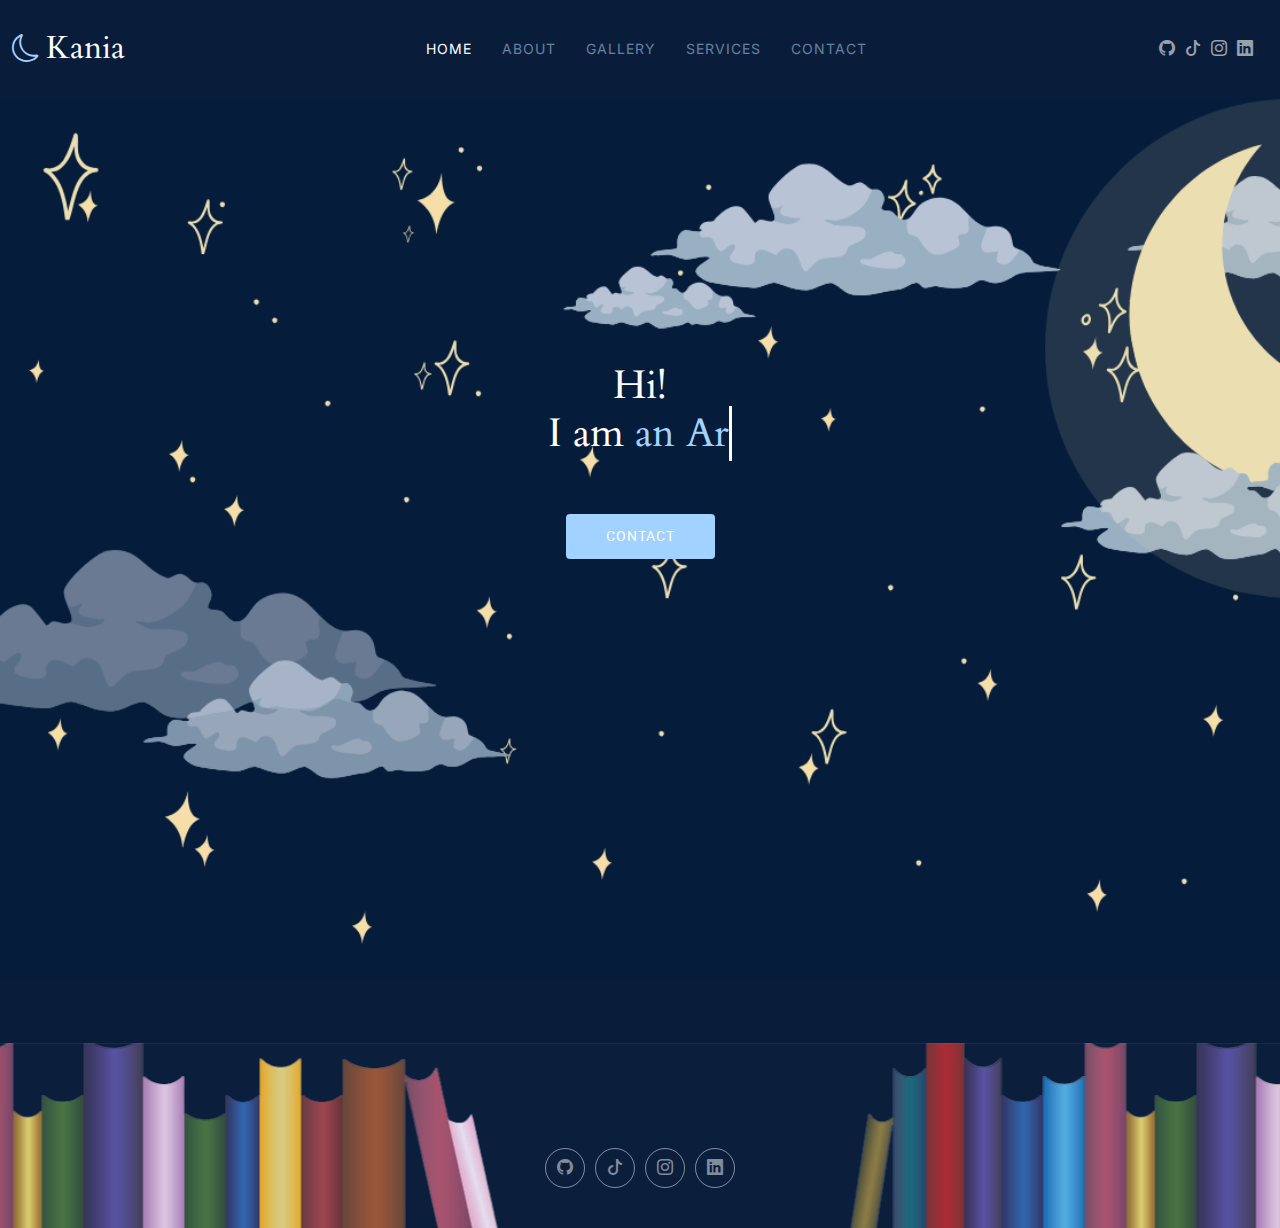
<file: index.html>
<!DOCTYPE html>
<html lang="en">

<head>
  <meta charset="utf-8">
  <meta content="width=device-width, initial-scale=1.0" name="viewport">
  <title>Index - PhotoFolio Bootstrap Template</title>
  <meta name="description" content="">
  <meta name="keywords" content="">

  <!-- Favicons -->
  <link href="assets/img/favicon.png" rel="icon">
  <link href="assets/img/apple-touch-icon.png" rel="apple-touch-icon">

  <!-- Fonts -->
  <link href="https://fonts.googleapis.com" rel="preconnect">
  <link href="https://fonts.gstatic.com" rel="preconnect" crossorigin>
  <link href="https://fonts.googleapis.com/css2?family=Roboto:ital,wght@0,100;0,300;0,400;0,500;0,700;0,900;1,100;1,300;1,400;1,500;1,700;1,900&family=Inter:wght@100;200;300;400;500;600;700;800;900&family=Cardo:ital,wght@0,400;0,700;1,400;1,700&display=swap" rel="stylesheet">

  <!-- Vendor CSS Files -->
  <link href="assets/vendor/bootstrap/css/bootstrap.min.css" rel="stylesheet">
  <link href="assets/vendor/bootstrap-icons/bootstrap-icons.css" rel="stylesheet">
  <link href="assets/vendor/aos/aos.css" rel="stylesheet">
  <link href="assets/vendor/glightbox/css/glightbox.min.css" rel="stylesheet">
  <link href="assets/vendor/swiper/swiper-bundle.min.css" rel="stylesheet">

  <!-- Main CSS File -->
  <link href="assets/css/main.css" rel="stylesheet">

  <!-- =======================================================
  * Template Name: PhotoFolio
  * Template URL: https://bootstrapmade.com/photofolio-bootstrap-photography-website-template/
  * Updated: Aug 07 2024 with Bootstrap v5.3.3
  * Author: BootstrapMade.com
  * License: https://bootstrapmade.com/license/
  ======================================================== -->
</head>

<body class="index-page">

  <header id="header" class="header d-flex align-items-center sticky-top">
    <div class="container-fluid position-relative d-flex align-items-center justify-content-between">

      <a href="index.html" class="logo d-flex align-items-center me-auto me-xl-0">
        <!-- Uncomment the line below if you also wish to use an image logo -->
        <!-- <img src="assets/img/logo.png" alt=""> -->
        <i class="bi bi-moon"></i>
        <h1 class="sitename">Kania</h1>
      </a>

      <nav id="navmenu" class="navmenu">
        <ul>
          <li><a href="index.html" class="active" ><span>Home</span><br></a></li>
          <li><a href="about.html">About</a></li>
          <li ><a href="gallery.html">Gallery </a></li>
          <li><a href="services.html">Services</a></li>
          <li><a href="contact.html">Contact</a></li>
        </ul>
        <i class="mobile-nav-toggle d-xl-none bi bi-list"></i>
      </nav>

      <div class="header-social-links">
        <a href="#" class="twitter"><i class="bi bi-github"></i></a>
        <a href="#" class="facebook"><i class="bi bi-tiktok"></i></a>
        <a href="#" class="instagram"><i class="bi bi-instagram"></i></a>
        <a href="#" class="linkedin"><i class="bi bi-linkedin"></i></a>
      </div>

    </div>
  </header>

  <main style="background-image: url(moon.png); background-repeat: no-repeat; background-size: cover;" class="main">



<br>
<br>
<br>
<br>
<br>
<br>




    <!-- Hero Section -->
    <section id="hero" class="hero section">

      <div class="container">
        <div class="row justify-content-center">
          <div class="col-lg-6 text-center" data-aos="fade-up" data-aos-delay="100">
            
            <h1>Hi! <br> I am 
              <a href="" class="typewrite" data-period="2000" data-type='[ "an Artist", "a Photographer", "a Web Designer", "Marina Kania" ]'>
                <span class="wrap"></span>
              </a>
            </h1>
            <br>
            <br>
            <a href="contact.html" class="btn-get-started">Contact</a>
          </div>
        </div>


    </section><!-- /Hero Section -->

    <br>
    <br>
    <br>
    <br>
    <br>
    <br>
<br>
<br>
<br>
<br>
<br>
<br>
<br>
<br>
<br>

  </main>

  <footer style=" background-image: url(bookshelf.png); background-position: center; margin-top: 5%;" id="footer" class="footer">


    <div style=" margin-top: 5%;" class="container">
      <div class="social-links d-flex justify-content-center">
        <a href=""><i class="bi bi-github"></i></a>
        <a href=""><i class="bi bi-tiktok"></i></a>
        <a href=""><i class="bi bi-instagram"></i></a>
        <a href=""><i class="bi bi-linkedin"></i></a>
      </div>
    </div>

  </footer>

  <!-- Scroll Top -->
  <a href="#" id="scroll-top" class="scroll-top d-flex align-items-center justify-content-center"><i class="bi bi-arrow-up-short"></i></a>

  <!-- Preloader -->
  <div id="preloader">
    <div class="line"></div>
  </div>

  <!-- Vendor JS Files -->
  <script src="assets/vendor/bootstrap/js/bootstrap.bundle.min.js"></script>
  <script src="assets/vendor/php-email-form/validate.js"></script>
  <script src="assets/vendor/aos/aos.js"></script>
  <script src="assets/vendor/glightbox/js/glightbox.min.js"></script>
  <script src="assets/vendor/swiper/swiper-bundle.min.js"></script>

  <!-- Main JS File -->
  <script src="assets/js/main.js"></script>

</body>

</html>
</file>
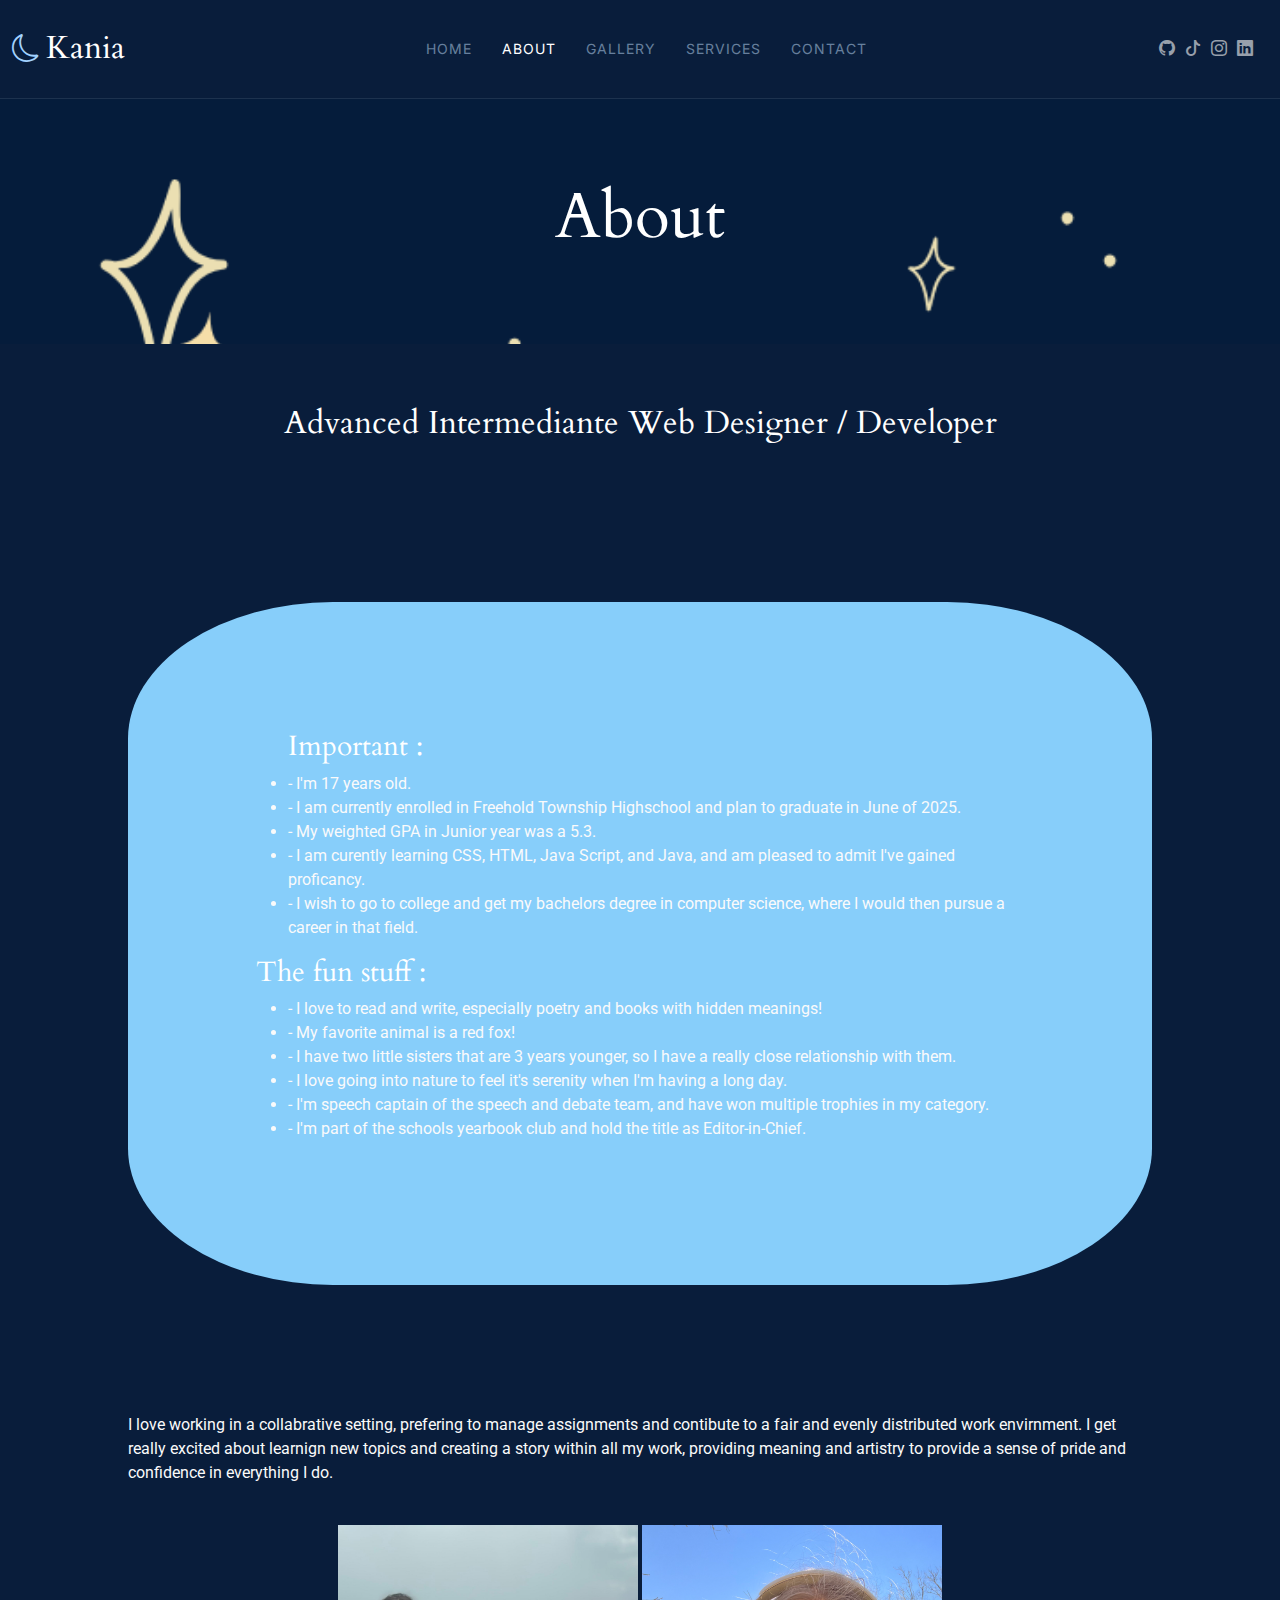
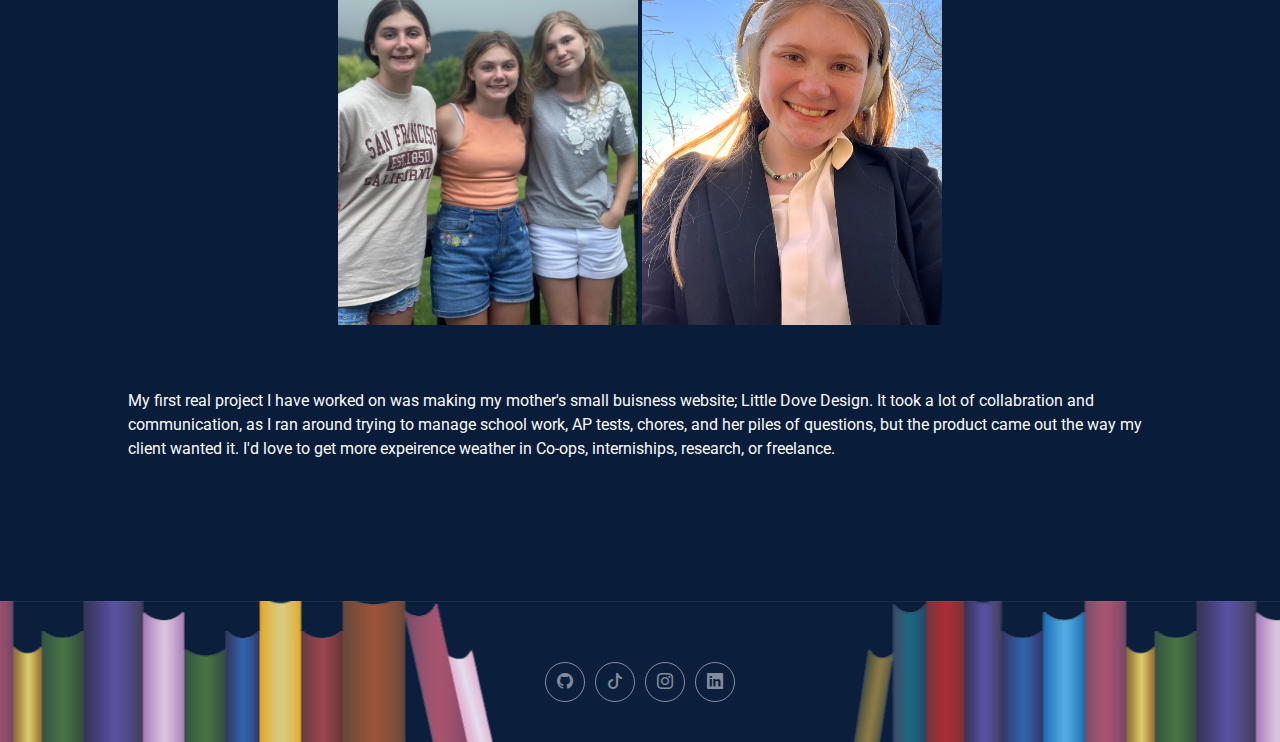
<file: about.html>
<!DOCTYPE html>
<html lang="en">

<head>
  <meta charset="utf-8">
  <meta content="width=device-width, initial-scale=1.0" name="viewport">
  <title>About - PhotoFolio Bootstrap Template</title>
  <meta name="description" content="">
  <meta name="keywords" content="">

  <!-- Favicons -->
  <link href="assets/img/favicon.png" rel="icon">
  <link href="assets/img/apple-touch-icon.png" rel="apple-touch-icon">

  <!-- Fonts -->
  <link href="https://fonts.googleapis.com" rel="preconnect">
  <link href="https://fonts.gstatic.com" rel="preconnect" crossorigin>
  <link href="https://fonts.googleapis.com/css2?family=Roboto:ital,wght@0,100;0,300;0,400;0,500;0,700;0,900;1,100;1,300;1,400;1,500;1,700;1,900&family=Inter:wght@100;200;300;400;500;600;700;800;900&family=Cardo:ital,wght@0,400;0,700;1,400;1,700&display=swap" rel="stylesheet">

  <!-- Vendor CSS Files -->
  <link href="assets/vendor/bootstrap/css/bootstrap.min.css" rel="stylesheet">
  <link href="assets/vendor/bootstrap-icons/bootstrap-icons.css" rel="stylesheet">
  <link href="assets/vendor/aos/aos.css" rel="stylesheet">
  <link href="assets/vendor/glightbox/css/glightbox.min.css" rel="stylesheet">
  <link href="assets/vendor/swiper/swiper-bundle.min.css" rel="stylesheet">

  <!-- Main CSS File -->
  <link href="assets/css/main.css" rel="stylesheet">

  <!-- =======================================================
  * Template Name: PhotoFolio
  * Template URL: https://bootstrapmade.com/photofolio-bootstrap-photography-website-template/
  * Updated: Aug 07 2024 with Bootstrap v5.3.3
  * Author: BootstrapMade.com
  * License: https://bootstrapmade.com/license/
  ======================================================== -->
</head>

<body class="about-page">

  <header id="header" class="header d-flex align-items-center sticky-top">
    <div class="container-fluid position-relative d-flex align-items-center justify-content-between">

      <a href="index.html" class="logo d-flex align-items-center me-auto me-xl-0">
        <!-- Uncomment the line below if you also wish to use an image logo -->
        <!-- <img src="assets/img/logo.png" alt=""> -->
        <i class="bi bi-moon"></i>
        <h1 class="sitename">Kania</h1>
      </a>

      <nav id="navmenu" class="navmenu">
        <ul>
          <li><a href="index.html">Home<br></a></li>
          <li><a href="about.html" class="active" > <span>About</span></a></li>
          <li ><a href="gallery.html">Gallery </a></li>
          <li><a href="services.html">Services</a></li>
          <li><a href="contact.html">Contact</a></li>
        </ul>
        <i class="mobile-nav-toggle d-xl-none bi bi-list"></i>
      </nav>

      <div class="header-social-links">
        <a href="#" class="twitter"><i class="bi bi-github"></i></a>
        <a href="#" class="facebook"><i class="bi bi-tiktok"></i></a>
        <a href="#" class="instagram"><i class="bi bi-instagram"></i></a>
        <a href="#" class="linkedin"><i class="bi bi-linkedin"></i></a>
      </div>

    </div>
  </header>

  <main style="background-image: url(sky.png); background-repeat: no-repeat; background-size: cover;" class="main">

    <!-- Page Title -->
    <div class="page-title" data-aos="fade" style="background-color: rgba(240, 255, 255, 0);">
      <div class="heading">
        <div class="container">
          <div class="row d-flex justify-content-center text-center">
            <div class="col-lg-8">
              <h1>About</h1>
              <p class="mb-0"></p>
            </div>
          </div>
        </div>
      </div>
    </div><!-- End Page Title -->

    <!-- About Section -->
    <section id="about" class="about section">

      <center>
      <div class="container" data-aos="fade-up" data-aos-delay="100">

        <div>
            <h2>Advanced Intermediante Web Designer / Developer</h2>
            <br>

           

          </center>
          </div>
<div style="background-color: lightskyblue; border-radius: 20%; padding: 10%; margin: 10%;">
          <ul style="font-size: 16px;">
            <h3>Important :</h3>
            <li>- I'm 17 years old.</li>
            <li>- I am currently enrolled in Freehold Township Highschool and plan to graduate in June of 2025.</li>
            <li>- My weighted GPA in Junior year was a 5.3.</li>
            <li>- I am curently learning CSS, HTML, Java Script, and Java, and am pleased to admit I've gained proficancy.</li>
            <li>- I wish to go to college and get my bachelors degree in computer science, where I would then pursue a career in that field.</li>
          </ul>

          <h3>The fun stuff :</h3>
          <ul style="font-size: 16px;">
            <li>- I love to read and write, especially poetry and books with hidden meanings!</li>
            <li>- My favorite animal is a red fox!</li>
            <li>- I have two little sisters that are 3 years younger, so I have a really close relationship with them.</li>
            <li>- I love going into nature to feel it's serenity when I'm having a long day.</li>
            <li>- I'm speech captain of the speech and debate team, and have won multiple trophies in my category.</li>
            <li>- I'm part of the schools yearbook club and hold the title as Editor-in-Chief.</li>
          </ul>
        </div>

            <p style="padding-left: 10%; padding-right: 10%;" >
              I love working in a collabrative setting, prefering to manage assignments and contibute to a fair and evenly distributed work
              envirnment. I get really excited about learnign new topics and creating a story within all my work, 
              providing meaning and artistry to provide a sense of pride and confidence in everything I do. 
            </p>
            <br>
<center style="padding-bottom: 5%;">
<img src="assets/img/3.jpg" style="width: 300px;">
<img src="assets/img/me.jpg" style="width: 300px;">
</center>


            <p style="padding-left: 10%; padding-right: 10%;" >
              My first real project I have worked on was making my mother's small buisness website; Little Dove Design. It took a lot of collabration
              and communication, as I ran around trying to manage school work, AP tests, chores, and her piles of questions, but the product came out 
              the way my client wanted it. I'd love to get more expeirence weather in Co-ops, interniships, research, or freelance.
            </p>
          </div>


      </div>
    </section><!-- /About Section -->



  </main>

  <footer style="background-image: url(bookshelf.png); background-position: center; margin-top: 5%;" id="footer" class="footer">


    <div class="container">
      <div class="social-links d-flex justify-content-center">
        <a href=""><i class="bi bi-github"></i></a>
        <a href=""><i class="bi bi-tiktok"></i></a>
        <a href=""><i class="bi bi-instagram"></i></a>
        <a href=""><i class="bi bi-linkedin"></i></a>
      </div>
    </div>

  </footer>

  <!-- Scroll Top -->
  <a href="#" id="scroll-top" class="scroll-top d-flex align-items-center justify-content-center"><i class="bi bi-arrow-up-short"></i></a>

  <!-- Preloader -->
  <div id="preloader">
    <div class="line"></div>
  </div>

  <!-- Vendor JS Files -->
  <script src="assets/vendor/bootstrap/js/bootstrap.bundle.min.js"></script>
  <script src="assets/vendor/php-email-form/validate.js"></script>
  <script src="assets/vendor/aos/aos.js"></script>
  <script src="assets/vendor/glightbox/js/glightbox.min.js"></script>
  <script src="assets/vendor/swiper/swiper-bundle.min.js"></script>

  <!-- Main JS File -->
  <script src="assets/js/main.js"></script>

</body>

</html>
</file>
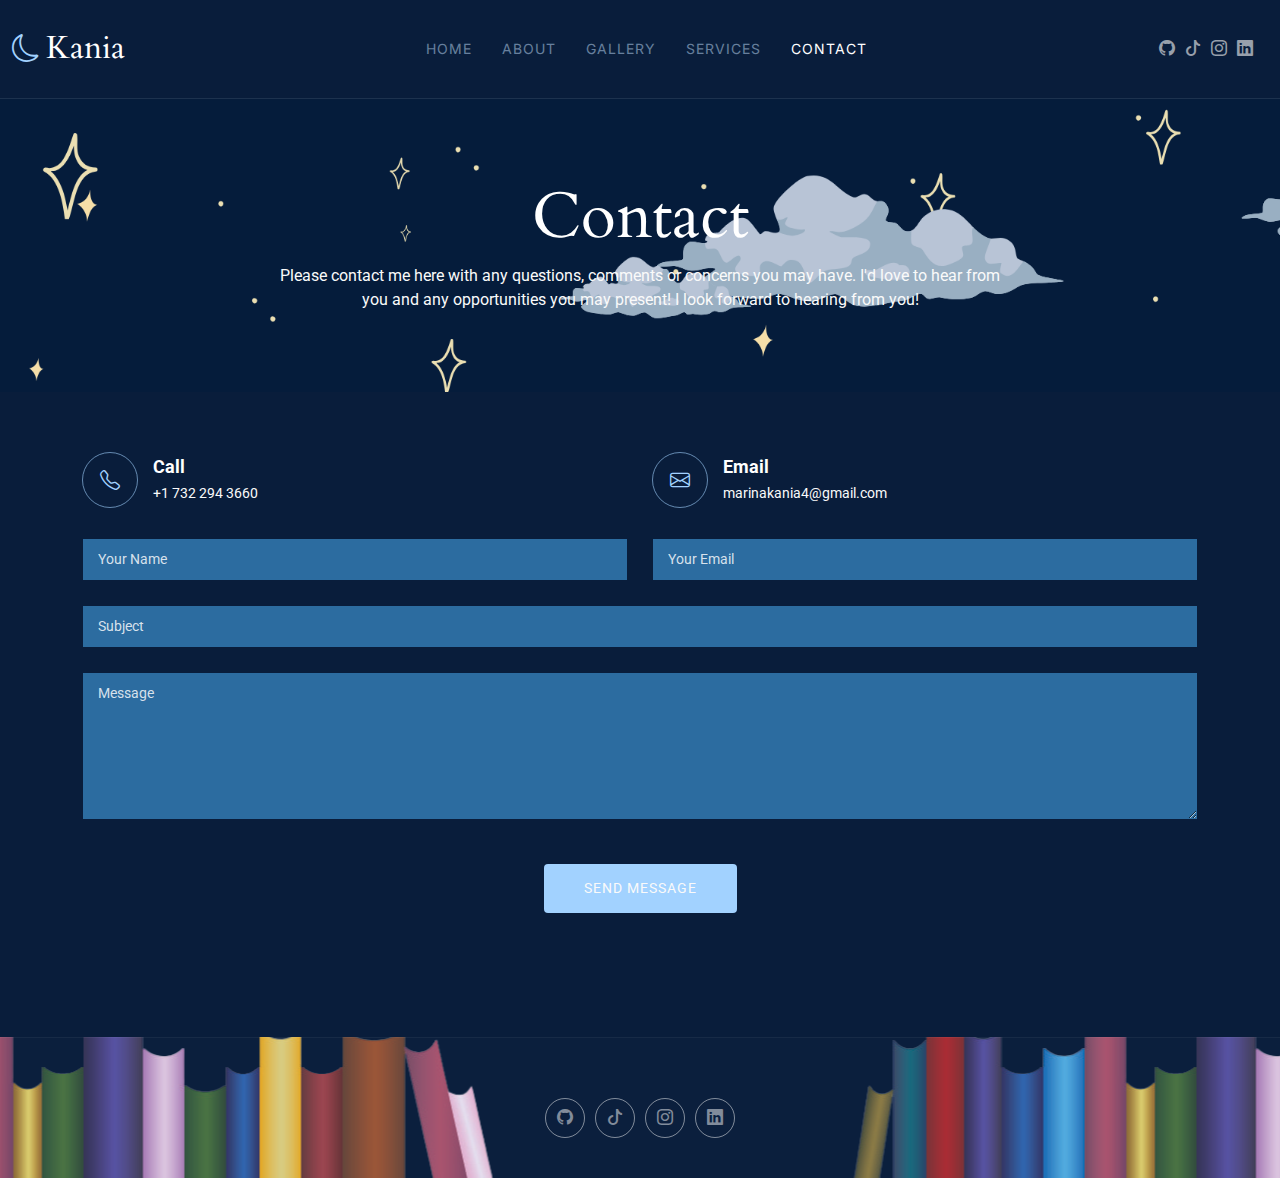
<file: contact.html>
<!DOCTYPE html>
<html lang="en">

<head>
  <meta charset="utf-8">
  <meta content="width=device-width, initial-scale=1.0" name="viewport">
  <title>Contact - PhotoFolio Bootstrap Template</title>
  <meta name="description" content="">
  <meta name="keywords" content="">

  <!-- Favicons -->
  <link href="assets/img/favicon.png" rel="icon">
  <link href="assets/img/apple-touch-icon.png" rel="apple-touch-icon">

  <!-- Fonts -->
  <link href="https://fonts.googleapis.com" rel="preconnect">
  <link href="https://fonts.gstatic.com" rel="preconnect" crossorigin>
  <link href="https://fonts.googleapis.com/css2?family=Roboto:ital,wght@0,100;0,300;0,400;0,500;0,700;0,900;1,100;1,300;1,400;1,500;1,700;1,900&family=Inter:wght@100;200;300;400;500;600;700;800;900&family=Cardo:ital,wght@0,400;0,700;1,400;1,700&display=swap" rel="stylesheet">

  <!-- Vendor CSS Files -->
  <link href="assets/vendor/bootstrap/css/bootstrap.min.css" rel="stylesheet">
  <link href="assets/vendor/bootstrap-icons/bootstrap-icons.css" rel="stylesheet">
  <link href="assets/vendor/aos/aos.css" rel="stylesheet">
  <link href="assets/vendor/glightbox/css/glightbox.min.css" rel="stylesheet">
  <link href="assets/vendor/swiper/swiper-bundle.min.css" rel="stylesheet">

  <!-- Main CSS File -->
  <link href="assets/css/main.css" rel="stylesheet">

  <!-- =======================================================
  * Template Name: PhotoFolio
  * Template URL: https://bootstrapmade.com/photofolio-bootstrap-photography-website-template/
  * Updated: Aug 07 2024 with Bootstrap v5.3.3
  * Author: BootstrapMade.com
  * License: https://bootstrapmade.com/license/
  ======================================================== -->
</head>

<body class="contact-page">

  <header id="header" class="header d-flex align-items-center sticky-top">
    <div class="container-fluid position-relative d-flex align-items-center justify-content-between">

      <a href="index.html" class="logo d-flex align-items-center me-auto me-xl-0">
        <!-- Uncomment the line below if you also wish to use an image logo -->
        <!-- <img src="assets/img/logo.png" alt=""> -->
        <i class="bi bi-moon"></i>
        <h1 class="sitename">Kania</h1>
      </a>

      <nav id="navmenu" class="navmenu">
        <ul>
          <li><a href="index.html">Home<br></a></li>
          <li><a href="about.html">About</a></li>
          <li ><a href="gallery.html">Gallery </a></li>
          <li><a href="services.html">Services</a></li>
          <li><a href="contact.html" class="active" ><span>Contact</span></a></li>
        </ul>
        <i class="mobile-nav-toggle d-xl-none bi bi-list"></i>
      </nav>

      <div class="header-social-links">
        <a href="#" class="twitter"><i class="bi bi-github"></i></a>
        <a href="#" class="facebook"><i class="bi bi-tiktok"></i></a>
        <a href="#" class="instagram"><i class="bi bi-instagram"></i></a>
        <a href="#" class="linkedin"><i class="bi bi-linkedin"></i></a>
      </div>

    </div>
  </header>

  <main style="background-image: url(sky.png); background-repeat: no-repeat; background-size: cover;" class="main">

    <!-- Page Title -->
    <div style="background-color: rgba(137, 43, 226, 0);" class="page-title" data-aos="fade">
      <div class="heading">
        <div class="container">
          <div class="row d-flex justify-content-center text-center">
            <div class="col-lg-8">
              <h1>Contact</h1>
              <p style="text-align: center;" class="mb-0">Please contact me here with any questions, comments or concerns you may have. I'd love to hear from you and any opportunities you may present!
                I look forward to hearing from you!
              </p>
            </div>
          </div>
        </div>
      </div>

    </div><!-- End Page Title -->

    <!-- Contact Section -->
    <section id="contact" class="contact section">


      <div class="container" data-aos="fade-up" data-aos-delay="100">

        <div class="info-wrap" data-aos="fade-up" data-aos-delay="200">
          <div class="row">
            
            <div class="col">
              <div class="info-item d-flex align-items-center">
                <i class="bi bi-telephone flex-shrink-0"></i>
                <div>
                  <h3>Call</h3>
                  <p>+1 732 294 3660</p>
                </div>
              </div>
            </div><!-- End Info Item -->

            <div class="col">
              <div class="info-item d-flex align-items-center">
                <i class="bi bi-envelope flex-shrink-0"></i>
                <div>
                  <h3>Email</h3>
                  <p>marinakania4@gmail.com</p>
                </div>
              </div>
            </div><!-- End Info Item -->

          </div>
        </div>

        <form action="forms/contact.php" method="post" class="php-email-form" data-aos="fade-up" data-aos-delay="300">
          <div class="row gy-4">

            <div class="col-md-6">
              <input type="text" name="name" class="form-control" placeholder="Your Name" required="">
            </div>

            <div class="col-md-6 ">
              <input type="email" class="form-control" name="email" placeholder="Your Email" required="">
            </div>

            <div class="col-md-12">
              <input type="text" class="form-control" name="subject" placeholder="Subject" required="">
            </div>

            <div class="col-md-12">
              <textarea class="form-control" name="message" rows="6" placeholder="Message" required=""></textarea>
            </div>

            <div class="col-md-12 text-center">
              <div class="loading">Loading</div>
              <div class="error-message"></div>
              <div class="sent-message">Your message has been sent. Thank you!</div>

              <button type="submit">Send Message</button>
            </div>

          </div>
        </form><!-- End Contact Form -->

      </div>

    </section><!-- /Contact Section -->

  </main>

  <footer style="background-image: url(bookshelf.png); background-position: center; margin-top: 5%;" id="footer" class="footer">


    <div class="container">
      <div class="social-links d-flex justify-content-center">
        <a href=""><i class="bi bi-github"></i></a>
        <a href=""><i class="bi bi-tiktok"></i></a>
        <a href=""><i class="bi bi-instagram"></i></a>
        <a href=""><i class="bi bi-linkedin"></i></a>
      </div>
    </div>

  </footer>

  <!-- Scroll Top -->
  <a href="#" id="scroll-top" class="scroll-top d-flex align-items-center justify-content-center"><i class="bi bi-arrow-up-short"></i></a>

  <!-- Preloader -->
  <div id="preloader">
    <div class="line"></div>
  </div>

  <!-- Vendor JS Files -->
  <script src="assets/vendor/bootstrap/js/bootstrap.bundle.min.js"></script>
  <script src="assets/vendor/php-email-form/validate.js"></script>
  <script src="assets/vendor/aos/aos.js"></script>
  <script src="assets/vendor/glightbox/js/glightbox.min.js"></script>
  <script src="assets/vendor/swiper/swiper-bundle.min.js"></script>

  <!-- Main JS File -->
  <script src="assets/js/main.js"></script>

</body>

</html>
</file>
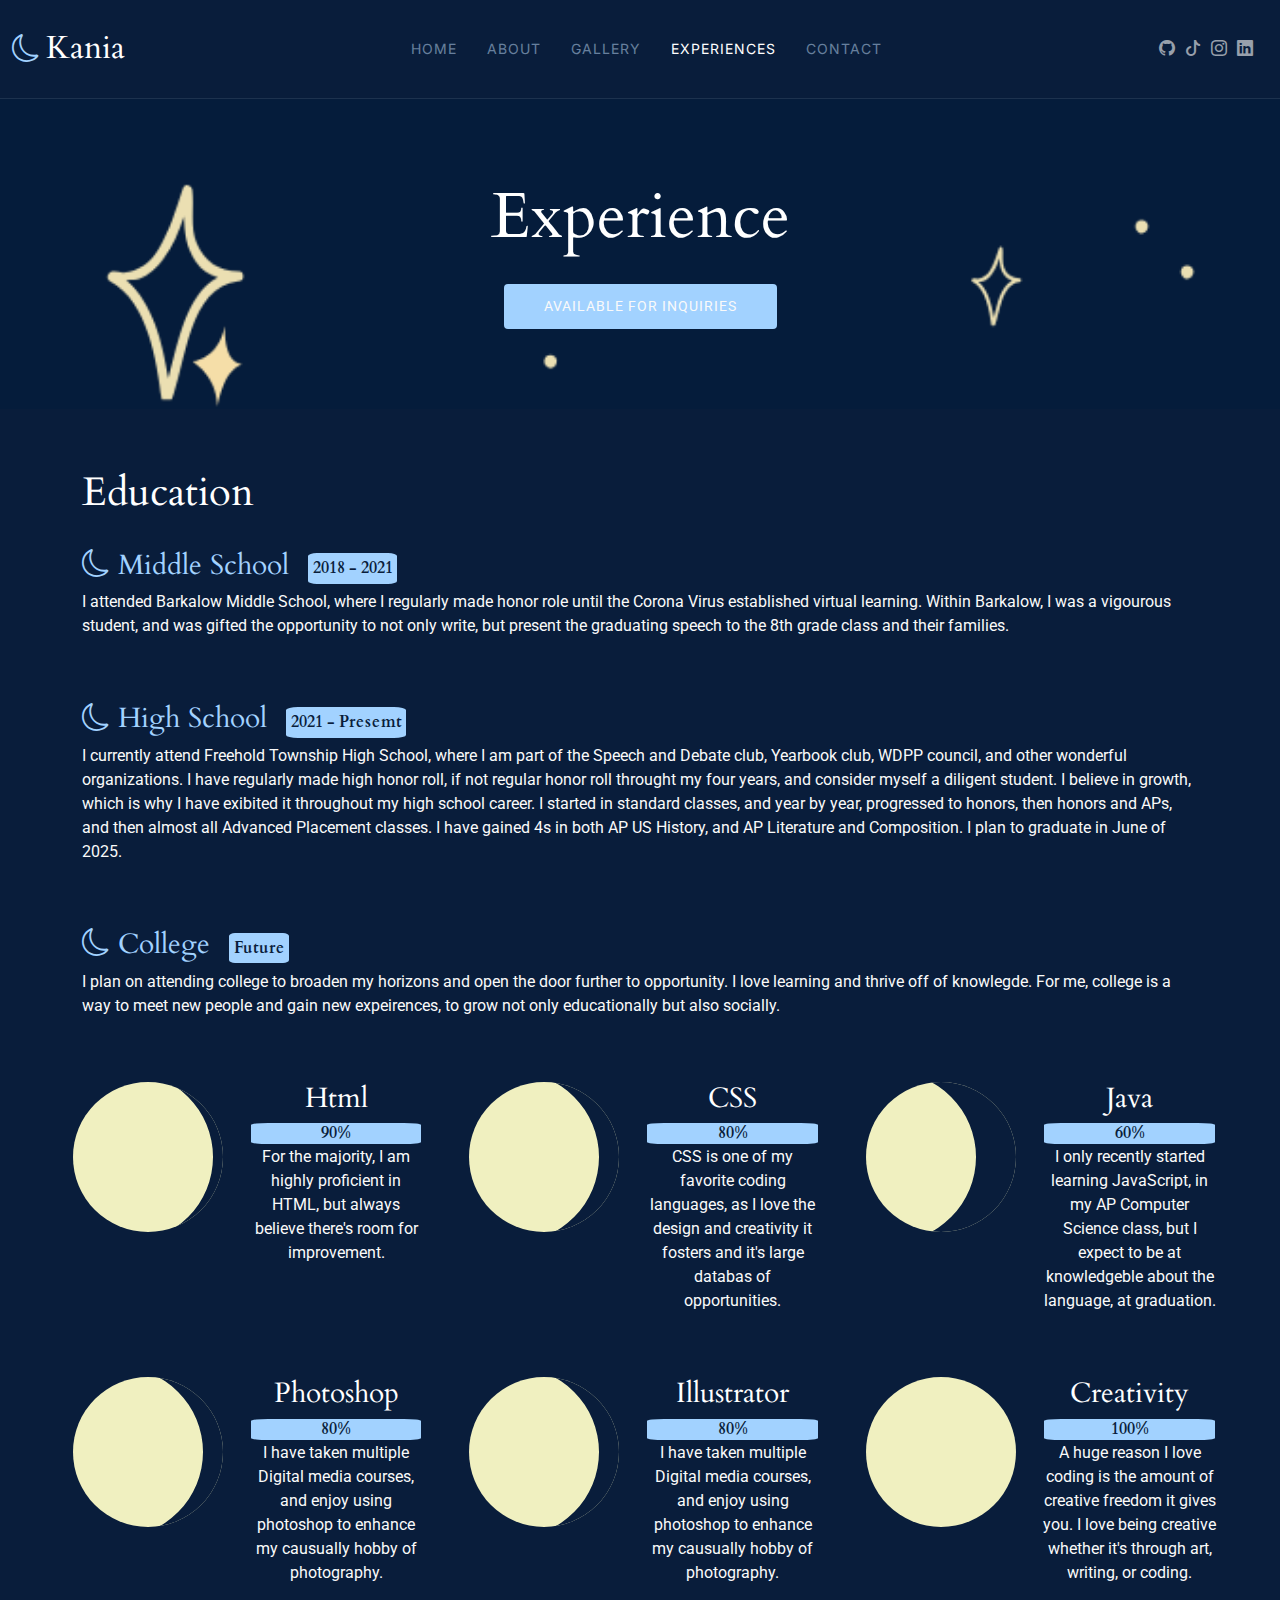
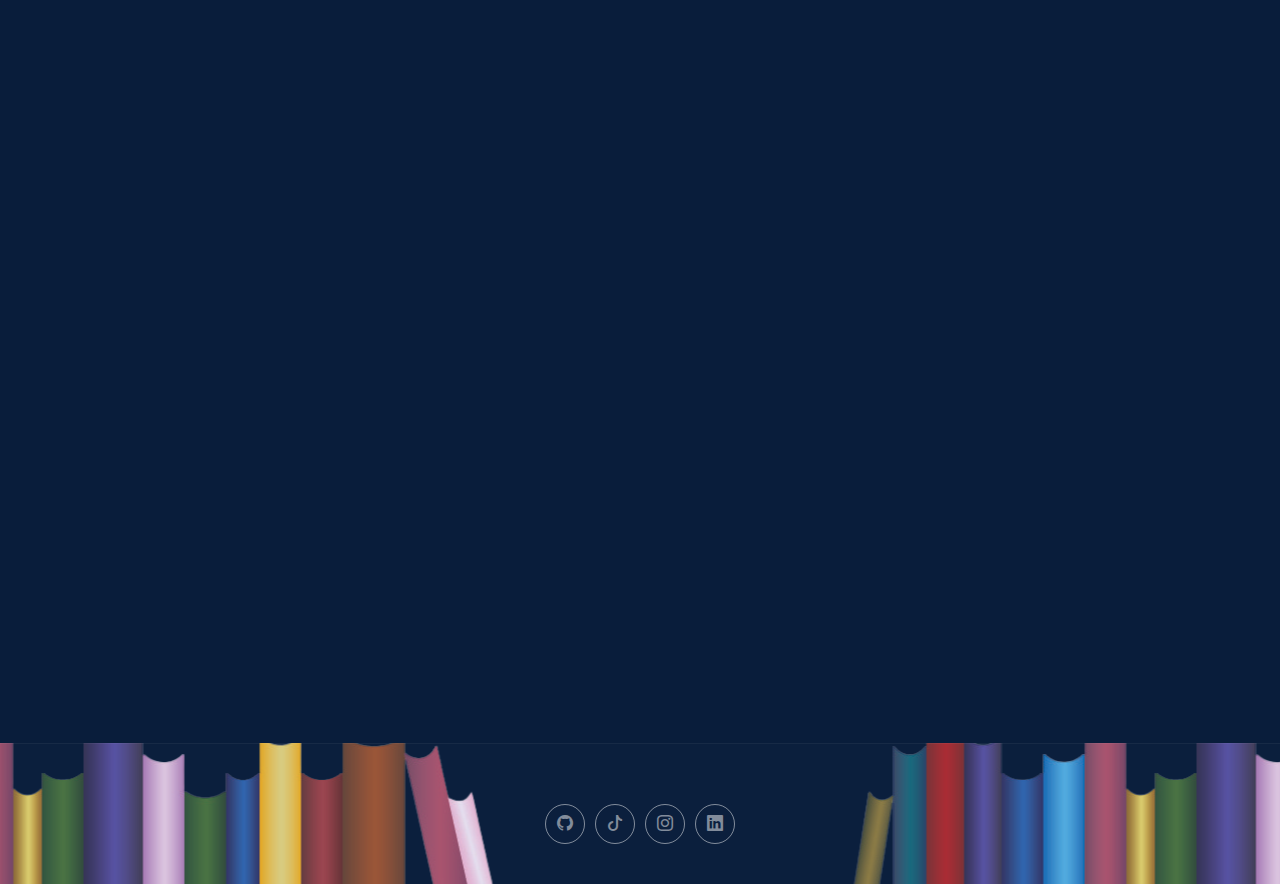
<file: services.html>
<!DOCTYPE html>
<html lang="en">

<head>
  <meta charset="utf-8">
  <meta content="width=device-width, initial-scale=1.0" name="viewport">
  <title>Services - PhotoFolio Bootstrap Template</title>
  <meta name="description" content="">
  <meta name="keywords" content="">

  <!-- Favicons -->
  <link href="assets/img/favicon.png" rel="icon">
  <link href="assets/img/apple-touch-icon.png" rel="apple-touch-icon">

  <!-- Fonts -->
  <link href="https://fonts.googleapis.com" rel="preconnect">
  <link href="https://fonts.gstatic.com" rel="preconnect" crossorigin>
  <link href="https://fonts.googleapis.com/css2?family=Roboto:ital,wght@0,100;0,300;0,400;0,500;0,700;0,900;1,100;1,300;1,400;1,500;1,700;1,900&family=Inter:wght@100;200;300;400;500;600;700;800;900&family=Cardo:ital,wght@0,400;0,700;1,400;1,700&display=swap" rel="stylesheet">

  <!-- Vendor CSS Files -->
  <link href="assets/vendor/bootstrap/css/bootstrap.min.css" rel="stylesheet">
  <link href="assets/vendor/bootstrap-icons/bootstrap-icons.css" rel="stylesheet">
  <link href="assets/vendor/aos/aos.css" rel="stylesheet">
  <link href="assets/vendor/glightbox/css/glightbox.min.css" rel="stylesheet">
  <link href="assets/vendor/swiper/swiper-bundle.min.css" rel="stylesheet">

  <!-- Main CSS File -->
  <link href="assets/css/main.css" rel="stylesheet">

  <!-- =======================================================
  * Template Name: PhotoFolio
  * Template URL: https://bootstrapmade.com/photofolio-bootstrap-photography-website-template/
  * Updated: Aug 07 2024 with Bootstrap v5.3.3
  * Author: BootstrapMade.com
  * License: https://bootstrapmade.com/license/
  ======================================================== -->
</head>

<body class="services-page">

  <header id="header" class="header d-flex align-items-center sticky-top">
    <div class="container-fluid position-relative d-flex align-items-center justify-content-between">

      <a href="index.html" class="logo d-flex align-items-center me-auto me-xl-0">
        <!-- Uncomment the line below if you also wish to use an image logo -->
        <!-- <img src="assets/img/logo.png" alt=""> -->
        <i class="bi bi-moon"></i>
        <h1 class="sitename">Kania</h1>
      </a>

      <nav id="navmenu" class="navmenu">
        <ul>
          <li><a href="index.html">Home<br></a></li>
          <li><a href="about.html">About</a></li>
          <li ><a href="gallery.html">Gallery </a></li>
          <li><a href="services.html" class="active"> <span>Experiences</span></a></li>
          <li><a href="contact.html">Contact</a></li>
        </ul>
        <i class="mobile-nav-toggle d-xl-none bi bi-list"></i>
      </nav>

      <div class="header-social-links">
        <a href="#" class="twitter"><i class="bi bi-github"></i></a>
        <a href="#" class="facebook"><i class="bi bi-tiktok"></i></a>
        <a href="#" class="instagram"><i class="bi bi-instagram"></i></a>
        <a href="#" class="linkedin"><i class="bi bi-linkedin"></i></a>
      </div>

    </div>
  </header>

  <main style="background-image: url(sky.png); background-repeat: no-repeat; background-size: cover;" class="main">

    <!-- Page Title -->
    <div style="background-color: rgba(240, 248, 255, 0);" class="page-title" data-aos="fade">
      <div class="heading">
        <div class="container">
          <div class="row d-flex justify-content-center text-center">
            <div class="col-lg-8">
              <h1>Experience</h1>
              
              <a  href="contact.html" class="cta-btn">Available for Inquiries<br></a>
            </div>
          </div>
        </div>
      </div>
    </div><!-- End Page Title -->

    <!-- Services Section -->
    <section id="services" class="services section">


<div class="container">

  <h1>Education</h1>
  <br>

    <h3 style="color: #a2d2ff;" class="bi bi-moon"> Middle School <span class="years">2018 - 2021</span></h3>
    <p>I attended Barkalow Middle School, where I regularly made honor role until the Corona Virus 
      established virtual learning. Within Barkalow, I was a vigourous student, and was gifted the 
      opportunity to not only write, but present the graduating speech to the 8th grade class and their 
      families.
    </p>
<br>
<br>
    <h3 style="color: #a2d2ff;" class="bi bi-moon"> High School <span class="years">2021 - Presemt</span></h3> 
    <p>I currently attend Freehold Township High School, where I am part of the Speech and Debate club,
      Yearbook club, WDPP council, and other wonderful organizations. I have regularly made high honor roll, 
      if not regular honor roll throught my four years, and consider myself a diligent student. I believe in growth, 
      which is why I have exibited it throughout my high school career. I started in standard classes, and year by year, 
      progressed to honors, then honors and APs, and then almost all Advanced Placement classes. I have gained 4s in both AP US History, and AP Literature and Composition.
      I plan to graduate in June of 2025.
    </p>
    <br>
    <br>
    <h3 style="color: #a2d2ff;" class="bi bi-moon"> College <span class="years"> Future </span></h3>
    <p>I plan on attending college to broaden my horizons and open the door further to opportunity. I love learning 
      and thrive off of knowlegde. For me, college is a way to meet new people and gain new expeirences, to grow not
      only educationally but also socially. 
    </p>
      
</div>
<br>
<br>
<center>
<div class="row" style="margin-left: 3%; margin-right: 4%;">
  <div class="col">
    <div class="circle" id="html"></div>
  </div>
  <div class="col">
<h3>Html</h3>
<h5 class="years">90%</h5>
<p> For the majority, I am highly proficient in HTML, but always believe there's room for improvement.</p>
  </div>
  <div class="col">
    <div class="circle" id="css"></div>
  </div>
  <div class="col">
<h3>CSS</h3>
<h5 class="years">80%</h5>
<p> CSS is one of my favorite coding languages, as I love the design and creativity it fosters and it's large databas of opportunities. </p>
</div>  
  <div class="col">
    <div class="circle" id="Java"></div>
  </div>
  <div class="col">
<h3>Java</h3>
<h5 class="years">60%</h5>
<p>I only recently started learning JavaScript, in my AP Computer Science class, but I expect to be at knowledgeble about the language, at graduation.</p>
  </div>
</div>

<br>
<br>

<div class="row" style="margin-left: 3%; margin-right: 4%;">
  <div class="col">
    <div class="circle" id="ps"></div>
  </div>
  <div class="col">
    <h3>Photoshop</h3>
    <h5 class="years">80%</h5>
    <p>I have taken multiple Digital media courses, and enjoy using photoshop to enhance my causually hobby of photography.</p>
  </div>
  <div class="col">
    <div class="circle" id="illustrator"></div>
  </div>
  <div class="col">
    <h3>Illustrator</h3>
    <h5 class="years">80%</h5>
    <p>I have taken multiple Digital media courses, and enjoy using photoshop to enhance my causually hobby of photography.</p>
  </div>
  <div class="col">
    <div class="circle" id="five"></div>
  </div>
  <div class="col">
    <h3>Creativity</h3>
    <h5 class="years">100%</h5>
    <p>A huge reason I love coding is the amount of creative freedom it gives you. I love being creative whether it's through art, writing, or coding.</p>
  </div>
</div>
</center>

<br>
<br>


      <div class="container">

        <div class="row gy-4">

          <div class="col-xl-3 col-md-6 d-flex" data-aos="fade-up" data-aos-delay="100">
            <div class="service-item position-relative">
              <div class="icon"><i class="bi bi-book icon"></i></div>
              <h4>Year book club</h4>
              <p>On yearbook I hold the title of Editor-in-Cheif, a demanding role that requires I maintain focus of the book.
                I oversee all other editors and maintain orginazation within the club. I work with the rest of the staff to create a beautiful book from the 
                inside and out.
              </p>
            </div>
          </div><!-- End Service Item -->

          <div class="col-xl-3 col-md-6 d-flex" data-aos="fade-up" data-aos-delay="200">
            <div class="service-item position-relative">
              <div class="icon"><i class="bi bi-trophy icon"></i></div>
              <h4>Speech and Debate</h4>
              <p>I hold the title of Speech Captain on the Speech and Debate team, a club that hold a dear place in my heart. Working with other board members to create a welcoming space, and to encourage students to join and compete.
                I joined the club in my junior year, participating in the Improvizational Acting category where I won two trophies for my efforts. 4th and 6th place overall, at two seperate tournaments,
                thus qualifying for State championships.
              </p>
            </div>
          </div><!-- End Service Item -->

          <div class="col-xl-3 col-md-6 d-flex" data-aos="fade-up" data-aos-delay="300">
            <div class="service-item position-relative">
              <div class="icon"><i class="bi bi-keyboard icon"></i></div>
              <h4>WDPP Council</h4>
              <p>Joining in my junior year, I have helped the WDPP branch out and expand it's reach within our school. The council's priority
                is to spread the education of Web Design and influence freshmen to join the program where they can earn college credits.
              </p>
            </div>
          </div><!-- End Service Item -->

          <div class="col-xl-3 col-md-6 d-flex" data-aos="fade-up" data-aos-delay="400">
            <div class="service-item position-relative">
              <div class="icon"><i class="bi bi-cloud icon"></i></div>
              <h4>Volunteering</h4>
              <p>My father and sister both like running, so to show my support, I would often go to their races and cheer them on.
                I soon became interested in the organizations hosting the races and now volunteer at the Freehold Area Running Club whenever they have races
                and have volunteered at other races such as the Turkey Trot and the St. Paddy's day race.
              </p>
            </div>
          </div><!-- End Service Item -->

        </div>

      </div>

    </section><!-- /Services Section -->

   

  </main>

  <footer style="background-image: url(bookshelf.png); background-position: center; margin-top: 5%;" id="footer" class="footer">


    <div class="container">
      <div class="social-links d-flex justify-content-center">
        <a href=""><i class="bi bi-github"></i></a>
        <a href=""><i class="bi bi-tiktok"></i></a>
        <a href=""><i class="bi bi-instagram"></i></a>
        <a href=""><i class="bi bi-linkedin"></i></a>
      </div>
    </div>

  </footer>

  <!-- Scroll Top -->
  <a href="#" id="scroll-top" class="scroll-top d-flex align-items-center justify-content-center"><i class="bi bi-arrow-up-short"></i></a>

  <!-- Preloader -->
  <div id="preloader">
    <div class="line"></div>
  </div>

  <!-- Vendor JS Files -->
  <script src="assets/vendor/bootstrap/js/bootstrap.bundle.min.js"></script>
  <script src="assets/vendor/php-email-form/validate.js"></script>
  <script src="assets/vendor/aos/aos.js"></script>
  <script src="assets/vendor/glightbox/js/glightbox.min.js"></script>
  <script src="assets/vendor/swiper/swiper-bundle.min.js"></script>

  <!-- Main JS File -->
  <script src="assets/js/main.js"></script>

</body>

</html>
</file>
<file: assets/css/main.css>
/**
* Template Name: PhotoFolio
* Template URL: https://bootstrapmade.com/photofolio-bootstrap-photography-website-template/
* Updated: Aug 07 2024 with Bootstrap v5.3.3
* Author: BootstrapMade.com
* License: https://bootstrapmade.com/license/
*/

/*--------------------------------------------------------------
# Font & Color Variables
# Help: https://bootstrapmade.com/color-system/
--------------------------------------------------------------*/
/* Fonts */
:root {
  --default-font: "Roboto",  system-ui, -apple-system, "Segoe UI", Roboto, "Helvetica Neue", Arial, "Noto Sans", "Liberation Sans", sans-serif, "Apple Color Emoji", "Segoe UI Emoji", "Segoe UI Symbol", "Noto Color Emoji";
  --heading-font: "Cardo",  sans-serif;
  --nav-font: "Inter",  sans-serif;
}

/* Global Colors - The following color variables are used throughout the website. Updating them here will change the color scheme of the entire website */
:root { 
  --background-color: #091d3b; /* Background color for the entire website, including individual sections */
  --default-color: #fafafa; /* Default color used for the majority of the text content across the entire website */
  --heading-color: #ffffff; /* Color for headings, subheadings and title throughout the website */
  --accent-color: #a2d2ff; /* Accent color that represents your brand on the website. It's used for buttons, links, and other elements that need to stand out */
  --surface-color: #3785c0c2; /* The surface color is used as a background of boxed elements within sections, such as cards, icon boxes, or other elements that require a visual separation from the global background. */
  --contrast-color: #ffffff; /* Contrast color for text, ensuring readability against backgrounds of accent, heading, or default colors. */
}

/* Nav Menu Colors - The following color variables are used specifically for the navigation menu. They are separate from the global colors to allow for more customization options */
:root {
  --nav-color: rgba(200, 226, 255, 0.5);  /* The default color of the main navmenu links */
  --nav-hover-color: #ffffff; /* Applied to main navmenu links when they are hovered over or active */
  --nav-mobile-background-color: #184972; /* Used as the background color for mobile navigation menu */
  --nav-dropdown-background-color: #78a7d3; /* Used as the background color for dropdown items that appear when hovering over primary navigation items */
  --nav-dropdown-color: rgba(255, 255, 255, 0.5); /* Used for navigation links of the dropdown items in the navigation menu. */
  --nav-dropdown-hover-color: #ffffff; /* Similar to --nav-hover-color, this color is applied to dropdown navigation links when they are hovered over. */
}

/* Smooth scroll */
:root {
  scroll-behavior: smooth;
}

/*--------------------------------------------------------------
# General Styling & Shared Classes
--------------------------------------------------------------*/
body {
  color: var(--default-color);
  background-color: var(--background-color);
  font-family: var(--default-font);
}

a {
  color: var(--accent-color);
  text-decoration: none;
  transition: 0.3s;
}

a:hover {
  color: color-mix(in srgb, var(--accent-color), transparent 25%);
  text-decoration: none;
}

h1,
h2,
h3,
h4,
h5,
h6 {
  color: var(--heading-color);
  font-family: var(--heading-font);
}

/* PHP Email Form Messages
------------------------------*/
.php-email-form .error-message {
  display: none;
  color: #ffffff;
  text-align: left;
  padding: 15px;
  margin-bottom: 24px;
  font-weight: 600;
}

.php-email-form .sent-message {
  display: none;
  color: #ffffff;
  text-align: center;
  padding: 15px;
  margin-bottom: 24px;
  font-weight: 600;
}

.php-email-form .loading {
  display: none;
  background: var(--surface-color);
  text-align: center;
  padding: 15px;
  margin-bottom: 24px;
}

.php-email-form .loading:before {
  content: "";
  display: inline-block;
  border-radius: 50%;
  width: 24px;
  height: 24px;
  margin: 0 10px -6px 0;
  border: 3px solid var(--accent-color);
  border-top-color: var(--surface-color);
  animation: php-email-form-loading 1s linear infinite;
}

@keyframes php-email-form-loading {
  0% {
    transform: rotate(0deg);
  }

  100% {
    transform: rotate(360deg);
  }
}

/*--------------------------------------------------------------
# Global Header
--------------------------------------------------------------*/
.header {
  color: var(--default-color);
  background-color: var(--background-color);
  padding: 20px 0;
  transition: all 0.5s;
  z-index: 997;
  border-bottom: 1px solid var(--background-color);
}

.header .logo {
  line-height: 1;
}

.header .logo img {
  max-height: 36px;
  margin-right: 8px;
}

.header .logo h1 {
  font-size: 32px;
  margin: 0;
  font-weight: 400;
  color: var(--heading-color);
}

.header .logo i {
  font-size: 28px;
  margin-right: 6px;
}

.header .header-social-links {
  padding-right: 15px;
}

.header .header-social-links a {
  color: color-mix(in srgb, var(--default-color), transparent 40%);
  padding-left: 6px;
  display: inline-block;
  transition: 0.3s;
  font-size: 16px;
}

.header .header-social-links a:hover {
  color: var(--accent-color);
}

.header .header-social-links a i {
  line-height: 0px;
}

@media (max-width: 1200px) {
  .header .logo {
    order: 1;
  }

  .header .logo h1 {
    font-size: 26px;
  }

  .header .logo i {
    font-size: 20px;
  }

  .header .header-social-links {
    order: 2;
  }

  .header .header-social-links a {
    font-size: 16px;
  }

  .header .navmenu {
    order: 3;
  }
}

.scrolled .header {
  border-color: color-mix(in srgb, var(--background-color) 90%, white 20%);
}

/*--------------------------------------------------------------
# Navigation Menu
--------------------------------------------------------------*/
/* Navmenu - Desktop */
@media (min-width: 1200px) {
  .navmenu {
    padding: 0;
  }

  .navmenu ul {
    margin: 0;
    padding: 0;
    display: flex;
    list-style: none;
    align-items: center;
  }

  .navmenu li {
    position: relative;
  }

  .navmenu a,
  .navmenu a:focus {
    color: var(--nav-color);
    padding: 18px 15px;
    font-size: 14px;
    font-family: var(--nav-font);
    font-weight: 400;
    display: flex;
    align-items: center;
    justify-content: space-between;
    white-space: nowrap;
    transition: 0.3s;
    text-transform: uppercase;
    letter-spacing: 1px;
  }

  .navmenu a i,
  .navmenu a:focus i {
    font-size: 12px;
    line-height: 0;
    margin-left: 5px;
    transition: 0.3s;
  }

  .navmenu li:last-child a {
    padding-right: 0;
  }

  .navmenu li:hover>a,
  .navmenu .active,
  .navmenu .active:focus {
    color: var(--nav-hover-color);
  }

  .navmenu .dropdown ul {
    margin: 0;
    padding: 10px 0;
    background: var(--nav-dropdown-background-color);
    display: block;
    position: absolute;
    visibility: hidden;
    left: 14px;
    top: 130%;
    opacity: 0;
    transition: 0.3s;
    border-radius: 4px;
    z-index: 99;
  }

  .navmenu .dropdown ul li {
    min-width: 200px;
  }

  .navmenu .dropdown ul a {
    padding: 10px 20px;
    font-size: 15px;
    text-transform: none;
    color: var(--nav-dropdown-color);
  }

  .navmenu .dropdown ul a i {
    font-size: 12px;
  }

  .navmenu .dropdown ul a:hover,
  .navmenu .dropdown ul .active:hover,
  .navmenu .dropdown ul li:hover>a {
    color: var(--nav-dropdown-hover-color);
  }

  .navmenu .dropdown:hover>ul {
    opacity: 1;
    top: 100%;
    visibility: visible;
  }

  .navmenu .dropdown .dropdown ul {
    top: 0;
    left: -90%;
    visibility: hidden;
  }

  .navmenu .dropdown .dropdown:hover>ul {
    opacity: 1;
    top: 0;
    left: -100%;
    visibility: visible;
  }
}

/* Navmenu - Mobile */
@media (max-width: 1199px) {
  .mobile-nav-toggle {
    color: var(--nav-color);
    font-size: 28px;
    line-height: 0;
    margin-right: 10px;
    cursor: pointer;
    transition: color 0.3s;
  }

  .navmenu {
    padding: 0;
    z-index: 9997;
  }

  .navmenu ul {
    display: none;
    position: absolute;
    inset: 60px 20px 20px 20px;
    padding: 10px 0;
    margin: 0;
    border-radius: 6px;
    background-color: var(--nav-mobile-background-color);
    overflow-y: auto;
    transition: 0.3s;
    z-index: 9998;
    box-shadow: 0px 0px 30px rgba(0, 0, 0, 0.1);
  }

  .navmenu a,
  .navmenu a:focus {
    color: var(--nav-dropdown-color);
    padding: 10px 20px;
    font-family: var(--nav-font);
    font-size: 17px;
    font-weight: 500;
    display: flex;
    align-items: center;
    justify-content: space-between;
    white-space: nowrap;
    transition: 0.3s;
  }

  .navmenu a i,
  .navmenu a:focus i {
    font-size: 12px;
    line-height: 0;
    margin-left: 5px;
    width: 30px;
    height: 30px;
    display: flex;
    align-items: center;
    justify-content: center;
    border-radius: 50%;
    transition: 0.3s;
    background-color: color-mix(in srgb, var(--accent-color), transparent 90%);
  }

  .navmenu a i:hover,
  .navmenu a:focus i:hover {
    background-color: var(--accent-color);
    color: var(--contrast-color);
  }

  .navmenu a:hover,
  .navmenu .active,
  .navmenu .active:focus {
    color: var(--nav-dropdown-hover-color);
  }

  .navmenu .active i,
  .navmenu .active:focus i {
    background-color: var(--accent-color);
    color: var(--contrast-color);
    transform: rotate(180deg);
  }

  .navmenu .dropdown ul {
    position: static;
    display: none;
    z-index: 99;
    padding: 10px 0;
    margin: 10px 20px;
    background-color: var(--nav-dropdown-background-color);
    border: 1px solid color-mix(in srgb, var(--default-color), transparent 90%);
    box-shadow: none;
    transition: all 0.5s ease-in-out;
  }

  .navmenu .dropdown ul ul {
    background-color: rgba(33, 37, 41, 0.1);
  }

  .navmenu .dropdown>.dropdown-active {
    display: block;
    background-color: rgba(33, 37, 41, 0.03);
  }

  .mobile-nav-active {
    overflow: hidden;
  }

  .mobile-nav-active .mobile-nav-toggle {
    color: #fff;
    position: absolute;
    font-size: 32px;
    top: 15px;
    right: 15px;
    margin-right: 0;
    z-index: 9999;
  }

  .mobile-nav-active .navmenu {
    position: fixed;
    overflow: hidden;
    inset: 0;
    background: rgba(33, 37, 41, 0.8);
    transition: 0.3s;
  }

  .mobile-nav-active .navmenu>ul {
    display: block;
  }
}

/*--------------------------------------------------------------
# Global Footer
--------------------------------------------------------------*/
.footer {
  background-image: url(books.jpg);
  --background-color: color-mix(in srgb, var(--default-color), transparent 99%);
  border-top: 1px solid color-mix(in srgb, var(--default-color), transparent 95%);
  color: var(--default-color);
  background-color: var(--background-color);
  font-size: 14px;
  padding: 40px 0;
}

.footer .copyright p {
  margin-bottom: 0;
}

.footer .social-links {
  margin-top: 20px;
}

.footer .social-links a {
  display: flex;
  align-items: center;
  justify-content: center;
  width: 40px;
  height: 40px;
  border-radius: 50%;
  border: 1px solid color-mix(in srgb, var(--default-color), transparent 50%);
  font-size: 16px;
  color: color-mix(in srgb, var(--default-color), transparent 50%);
  margin: 0 5px;
  transition: 0.3s;
}

.footer .social-links a:hover {
  color: var(--accent-color);
  border-color: var(--accent-color);
}

.footer .credits {
  margin-top: 10px;
  font-size: 13px;
  text-align: center;
}

/*--------------------------------------------------------------
# Preloader
--------------------------------------------------------------*/


/*--------------------------------------------------------------
# Scroll Top Button
--------------------------------------------------------------*/
.scroll-top {
  position: fixed;
  visibility: hidden;
  opacity: 0;
  right: 15px;
  bottom: -15px;
  z-index: 99999;
  background-color: var(--accent-color);
  width: 44px;
  height: 44px;
  border-radius: 50px;
  transition: all 0.4s;
}

.scroll-top i {
  font-size: 24px;
  color: var(--default-color);
  line-height: 0;
}

.scroll-top:hover {
  background-color: color-mix(in srgb, var(--accent-color), transparent 20%);
}

.scroll-top.active {
  visibility: visible;
  opacity: 1;
  bottom: 15px;
}

/*--------------------------------------------------------------
# Disable aos animation delay on mobile devices
--------------------------------------------------------------*/
@media screen and (max-width: 768px) {
  [data-aos-delay] {
    transition-delay: 0 !important;
  }
}

/*--------------------------------------------------------------
# Global Page Titles & Breadcrumbs
--------------------------------------------------------------*/
.page-title {
  color: var(--default-color);
  background-color: var(--background-color);
  position: relative;
}

.page-title .heading {
  padding: 80px 0;
  border-top: 1px solid color-mix(in srgb, var(--default-color), transparent 90%);
}

.page-title .heading h1 {
  font-size: 64px;
  font-weight: 400;
}

.page-title .heading .cta-btn {
  color: var(--default-color);
  background: var(--accent-color);
  font-weight: 400;
  font-size: 14px;
  display: inline-block;
  margin-top: 20px;
  padding: 12px 40px;
  border-radius: 4px;
  transition: 0.5s;
  text-transform: uppercase;
  letter-spacing: 1px;
}

.page-title .heading .cta-btn:hover {
  background-color: color-mix(in srgb, var(--accent-color) 90%, rgb(255, 255, 255) 10%);
}

/*--------------------------------------------------------------
# Global Sections
--------------------------------------------------------------*/
section,
.section {
  color: var(--default-color);
  background-color: var(--background-color);
  padding: 60px 0;
  scroll-margin-top: 100px;
  overflow: clip;
}

@media (max-width: 1199px) {

  section,
  .section {
    scroll-margin-top: 66px;
  }
}

/*--------------------------------------------------------------
# Global Section Titles
--------------------------------------------------------------*/
.section-title {
  padding-bottom: 60px;
  position: relative;
}

.section-title h2 {
  font-size: 14px;
  font-weight: 400;
  padding: 0;
  line-height: 1px;
  margin: 0;
  letter-spacing: 1.5px;
  text-transform: uppercase;
  color: color-mix(in srgb, var(--default-color), transparent 50%);
  position: relative;
  font-family: var(--default-font);
}

.section-title h2::after {
  content: "";
  width: 120px;
  height: 1px;
  display: inline-block;
  background: var(--accent-color);
  margin: 4px 10px;
}

.section-title p {
  color: var(--heading-color);
  margin: 0;
  font-size: 36px;
  font-weight: 400;
  font-family: var(--heading-font);
}

/*--------------------------------------------------------------
# Hero Section
--------------------------------------------------------------*/
.hero {
  width: 100%;
  background-color: #eeeeee00;
  min-height: 30vh;
  position: relative;
  padding: 120px 0 60px 0;
  display: flex;
  align-items: center;
}

.hero h2 {
  margin: 0 0 10px 0;
  font-size: 38px;
  font-weight: 700;
}

.hero h2 .underlight {
  position: relative;
  z-index: 1;
  padding: 0 5px;
  display: inline-block;
}

.hero h2 .underlight:before {
  content: "";
  position: absolute;
  height: 10%;
  bottom: 0;
  left: 0;
  right: 0;
  background: var(--accent-color);
  z-index: -1;
}

.hero p {
  color: color-mix(in srgb, var(--default-color), transparent 30%);
  margin-bottom: 30px;
  font-size: 18px;
}

@media (max-width: 768px) {
  .hero h2 {
    font-size: 32px;
  }
}

.hero .btn-get-started {
  color: var(--contrast-color);
  background: var(--accent-color);
  font-weight: 400;
  font-size: 14px;
  display: inline-block;
  padding: 12px 40px;
  border-radius: 4px;
  transition: 0.5s;
  text-transform: uppercase;
  letter-spacing: 1px;
}

.hero .btn-get-started:hover {
  background-color: color-mix(in srgb, var(--accent-color) 90%, white 10%);
}

/*--------------------------------------------------------------
# Gallery Section
--------------------------------------------------------------*/
.gallery .gallery-item {
  position: relative;
  overflow: hidden;
  max-height: 200px;

}

.gallery .gallery-item img {
  transition: 0.3s;
  position: center;
}

.gallery .gallery-links {
  position: absolute;
  inset: 0;
  opacity: 0;
  transition: all ease-in-out 0.3s;
  background: rgba(0, 0, 0, 0.6);
  z-index: 3;
}

.gallery .gallery-links .preview-link,
.gallery .gallery-links .details-link {
  font-size: 20px;
  color: rgba(255, 255, 255, 0.5);
  transition: 0.3s;
  line-height: 1.2;
  margin: 30px 8px 0 8px;
}

.gallery .gallery-links .preview-link:hover,
.gallery .gallery-links .details-link:hover {
  color: #ffffff;
}

.gallery .gallery-links .details-link {
  font-size: 30px;
  line-height: 0;
}

.gallery .gallery-item:hover .gallery-links {
  opacity: 1;
}

.gallery .gallery-item:hover .preview-link,
.gallery .gallery-item:hover .details-link {
  margin-top: 0;
}

.gallery .gallery-item:hover img {
  transform: scale(1.1);
}

.glightbox-clean .gslide-description {
  background: #272727;
}

.glightbox-clean .gslide-title {
  color: rgba(255, 255, 255, 0.8);
  margin: 0;
}

/*--------------------------------------------------------------
# About Section
--------------------------------------------------------------*/
.about .content h2 {
  font-weight: 700;
  font-size: 24px;
}

.about .content ul {
  list-style: none;
  padding: 0;
}

.about .content ul li {
  margin-bottom: 20px;
  display: flex;
  align-items: center;
}

.about .content ul strong {
  margin-right: 10px;
}

.about .content ul i {
  font-size: 16px;
  margin-right: 5px;
  color: var(--accent-color);
  line-height: 0;
}


/*--------------------------------------------------------------
# Gallery Details Section
--------------------------------------------------------------*/
.gallery-details .portfolio-details-slider img {
  width: 100%;
}

.gallery-details .swiper-wrapper {
  height: auto;
}

.gallery-details .swiper-button-prev,
.gallery-details .swiper-button-next {
  width: 48px;
  height: 48px;
}

.gallery-details .swiper-button-prev:after,
.gallery-details .swiper-button-next:after {
  color: rgba(255, 255, 255, 0.8);
  background-color: rgba(0, 0, 0, 0.15);
  font-size: 24px;
  border-radius: 50%;
  width: 48px;
  height: 48px;
  display: flex;
  align-items: center;
  justify-content: center;
  transition: 0.3s;
}

.gallery-details .swiper-button-prev:hover:after,
.gallery-details .swiper-button-next:hover:after {
  background-color: rgba(0, 0, 0, 0.3);
}

@media (max-width: 575px) {

  .gallery-details .swiper-button-prev,
  .gallery-details .swiper-button-next {
    display: none;
  }
}

.gallery-details .swiper-pagination {
  margin-top: 20px;
  position: relative;
}

.gallery-details .swiper-pagination .swiper-pagination-bullet {
  width: 10px;
  height: 10px;
  background-color: color-mix(in srgb, var(--default-color), transparent 85%);
  opacity: 1;
}

.gallery-details .swiper-pagination .swiper-pagination-bullet-active {
  background-color: var(--accent-color);
}

.gallery-details .portfolio-info h3 {
  font-size: 22px;
  font-weight: 700;
  margin-bottom: 20px;
  padding-bottom: 20px;
  position: relative;
}

.gallery-details .portfolio-info h3:after {
  content: "";
  position: absolute;
  display: block;
  width: 50px;
  height: 3px;
  background: var(--accent-color);
  left: 0;
  bottom: 0;
}

.gallery-details .portfolio-info ul {
  list-style: none;
  padding: 0;
  font-size: 15px;
}

.gallery-details .portfolio-info ul li {
  display: flex;
  flex-direction: column;
  padding-bottom: 15px;
}

.gallery-details .portfolio-info ul strong {
  text-transform: uppercase;
  font-weight: 400;
  color: color-mix(in srgb, var(--default-color), transparent 50%);
  font-size: 14px;
}

.gallery-details .portfolio-info .btn-visit {
  padding: 8px 40px;
  background: var(--accent-color);
  color: var(--contrast-color);
  border-radius: 50px;
  transition: 0.3s;
}

.gallery-details .portfolio-info .btn-visit:hover {
  background: color-mix(in srgb, var(--accent-color), transparent 20%);
}

.gallery-details .portfolio-description h2 {
  font-size: 26px;
  font-weight: 700;
  margin-bottom: 20px;
}

.gallery-details .portfolio-description p {
  padding: 0;
}


/*--------------------------------------------------------------
# Services Section
--------------------------------------------------------------*/
.services .service-item {
  background-color: var(--surface-color);
  padding: 50px 30px;
  transition: all 0.3s ease-in-out;
  height: 100%;
  position: relative;
  z-index: 1;
}

.services .service-item:before {
  content: "";
  position: absolute;
  background: var(--accent-color);
  inset: 100% 0 0 0;
  transition: all 0.3s;
  z-index: -1;
}

.services .service-item .icon {
  margin-bottom: 15px;
}

.services .service-item .icon i {
  color: var(--default-color);
  background-color: var(--accent-color);
  font-size: 24px;
  width: 56px;
  height: 56px;
  display: flex;
  align-items: center;
  justify-content: center;
  border-radius: 50%;
  transition: ease-in-out 0.3s;
}

.services .service-item h4 {
  font-weight: 700;
  margin-bottom: 15px;
  font-size: 20px;
  font-family: var(--default-font);
}

.services .service-item h4 a {
  color: var(--heading-color);
  transition: ease-in-out 0.3s;
}

.services .service-item p {
  line-height: 24px;
  font-size: 14px;
  margin-bottom: 0;
  transition: ease-in-out 0.3s;
}

.services .service-item:hover h4 a,
.services .service-item:hover p {
  color: var(--default-color);
}

.services .service-item:hover i {
  color: var(--accent-color);
  background-color: var(--default-color);
}

.services .service-item:hover:before {
  background: var(--accent-color);
  inset: 0;
  border-radius: 0px;
}



/*--------------------------------------------------------------
# Contact Section
--------------------------------------------------------------*/
.contact .info-wrap {
  margin-bottom: 30px;
}

.contact .info-item i {
  font-size: 20px;
  color: var(--accent-color);
  width: 56px;
  height: 56px;
  display: flex;
  justify-content: center;
  align-items: center;
  transition: all 0.3s ease-in-out;
  border-radius: 50%;
  border: 1px solid color-mix(in srgb, var(--accent-color), transparent 40%);
  margin-right: 15px;
}

.contact .info-item h3 {
  font-size: 18px;
  font-weight: 700;
  margin: 0 0 5px 0;
  font-family: var(--default-font);
}

.contact .info-item p {
  padding: 0;
  margin-bottom: 0;
  font-size: 14px;
}

.contact .info-item:hover i {
  background: var(--accent-color);
  color: var(--contrast-color);
}

@media (max-width: 575px) {
  .contact .php-email-form {
    padding: 20px;
  }
}

.contact .php-email-form input[type=text],
.contact .php-email-form input[type=email],
.contact .php-email-form textarea {
  font-size: 14px;
  padding: 10px 15px;
  box-shadow: none;
  border-radius: 0;
  color: #ffffff;
  background-color: var(--surface-color);
  border-color: color-mix(in srgb, var(--default-color), transparent 100%);
}

.contact .php-email-form input[type=text]:focus,
.contact .php-email-form input[type=email]:focus,
.contact .php-email-form textarea:focus {
  border-color: var(--accent-color);
}

.contact .php-email-form input[type=text]::placeholder,
.contact .php-email-form input[type=email]::placeholder,
.contact .php-email-form textarea::placeholder {
  color: #ffffffd0;
}

.contact .php-email-form button[type=submit] {
  color: var(--default-color);
  background: var(--accent-color);
  font-weight: 400;
  font-size: 14px;
  display: inline-block;
  margin-top: 20px;
  padding: 14px 40px;
  border: 0;
  border-radius: 4px;
  transition: 0.5s;
  text-transform: uppercase;
  letter-spacing: 1px;
}

.contact .php-email-form button[type=submit]:hover {
  background-color: color-mix(in srgb, var(--accent-color) 90%, white 10%);
}

/*--------------------------------------------------------------
# Starter Section Section
--------------------------------------------------------------*/
.starter-section {
  /* Add your styles here */
}



article {
  position: absolute;
  width: 23rem;
  height: 36rem;
  top: 0;
  left: 0;
  padding: 1.5rem;
  background-color: #fff5e0; 
  background-image: -webkit-linear-gradient(#eee .05rem, transparent .05rem);
  
  background-size: 100% 1.1rem;
  
  box-shadow: 2px 2px 10px rgba(0,0,0,0.5);
}

#front, #back {
  background-size: 100px 100px;
  background-color: #17396d;
  background-image: url(bluebook.jpg);
}

#wrapper {
  
  -webkit-transform: perspective(1200px) rotateY(-9deg);
  -moz-transform: perspective(1200px) rotateY(-9deg);
  -ms-transform: perspective(1200px) rotateY(-9deg);
  -o-transform: perspective(1200px) rotateY(-9deg);
  transform: perspective(1200px) rotateY(-9deg);
  
  -webkit-transform-style: preserve-3d;
  -moz-transform-style: preserve-3d;
  -ms-transform-style: preserve-3d;
  -o-transform-style: preserve-3d;
  transform-style: preserve-3d;
  
  -webkit-transition: 1s all;
  -moz-transition: 1s all;
  -ms-transition: 1s all;
  -o-transition: 1s all;
  transition: 1s all;
}

#wrapper:hover {
  -webkit-transform: perspective(1200px) rotateY(-30deg);
  -moz-transform: perspective(1200px) rotateY(-30deg);
  -ms-transform: perspective(1200px) rotateY(-30deg);
  -o-transform: perspective(1200px) rotateY(-30deg);
  transform: perspective(1200px) rotateY(-25deg);
}

#front {
  -webkit-transform: translateZ(5rem);
  -moz-transform: translateZ(5rem);
  -ms-transform: translateZ(5rem);
  -o-transform: translateZ(5rem);
  transform: translateZ(5rem);
}

#p1, #p2 {
  -webkit-transition: 2s all;
  -moz-transition: 2s all;
  -ms-transition: 2s all;
  -o-transition: 2s all;
  transition: 2s all;
}

#p1:hover, #p2:hover {
  -webkit-transform: translateX(20rem) rotate(0deg) scale(1.1);
  -moz-transform: translateX(20rem) rotate(0deg) scale(1.1);
  -ms-transform: translateX(20rem) rotate(0deg) scale(1.1);
  -o-transform: translateX(20rem) rotate(30deg) scale(1.1);
  transform: translateX(20rem) rotate(0deg) scale(1.0);
}

#p1 {
  -webkit-transform: translateZ(0rem);
  -moz-transform: translateZ(0rem);
  -ms-transform: translateZ(0rem);
  -o-transform: translateZ(0rem);
  transform: translateZ(0rem);
}

#p2 {
  -webkit-transform: translateZ(-5rem);
  -moz-transform: translateZ(-5rem);
  -ms-transform: translateZ(-5rem);
  -o-transform: translateZ(-5rem);
  transform: translateZ(-5rem);
}

#back {
  -webkit-transform: translateZ(-10rem);
  -moz-transform: translateZ(-10rem);
  -ms-transform: translateZ(-10rem);
  -o-transform: translateZ(-10rem);
  transform: translateZ(-10rem);
}

.years {
  font-size: 16px;
  margin: 1%;
  padding: 0.4%;
  background-color: #a2d2ff;
  color: #091d3b;
  border-radius: 10%;
  font-weight: 700;
}



:root {
  --moon-size: 150px;
  --moon-shadow:var(--background-color);
  --moon-color: #F0F0C0;
}

.circle {
  margin-left: 20px;
  display: inline-block;
  height: var(--moon-size);
  width: var(--moon-size);
  background: var(--moon-color);
  border-radius: 50% 50% 50% 50%;
  border-color: #17396d00;
}

#html {
  background: var(--moon-color);
  box-shadow: inset -20px 0 0 -10px var(--moon-shadow);
}

#css {
  background: var(--moon-color);
  box-shadow: inset -30px 0 0 -10px var(--moon-shadow);
}

#Java {
  background: var(--moon-color);
  box-shadow: inset -50px 0 0 -10px var(--moon-shadow);
}

#ps {
  background: var(--moon-color);
  box-shadow: inset -30px 0 0 -10px var(--moon-shadow);
}

#illustrator {
  background: var(--moon-color);
  box-shadow: inset -30px 0 0 -10px var(--moon-shadow);
}


#five {
  background: var(--moon-color);
}
</file>
